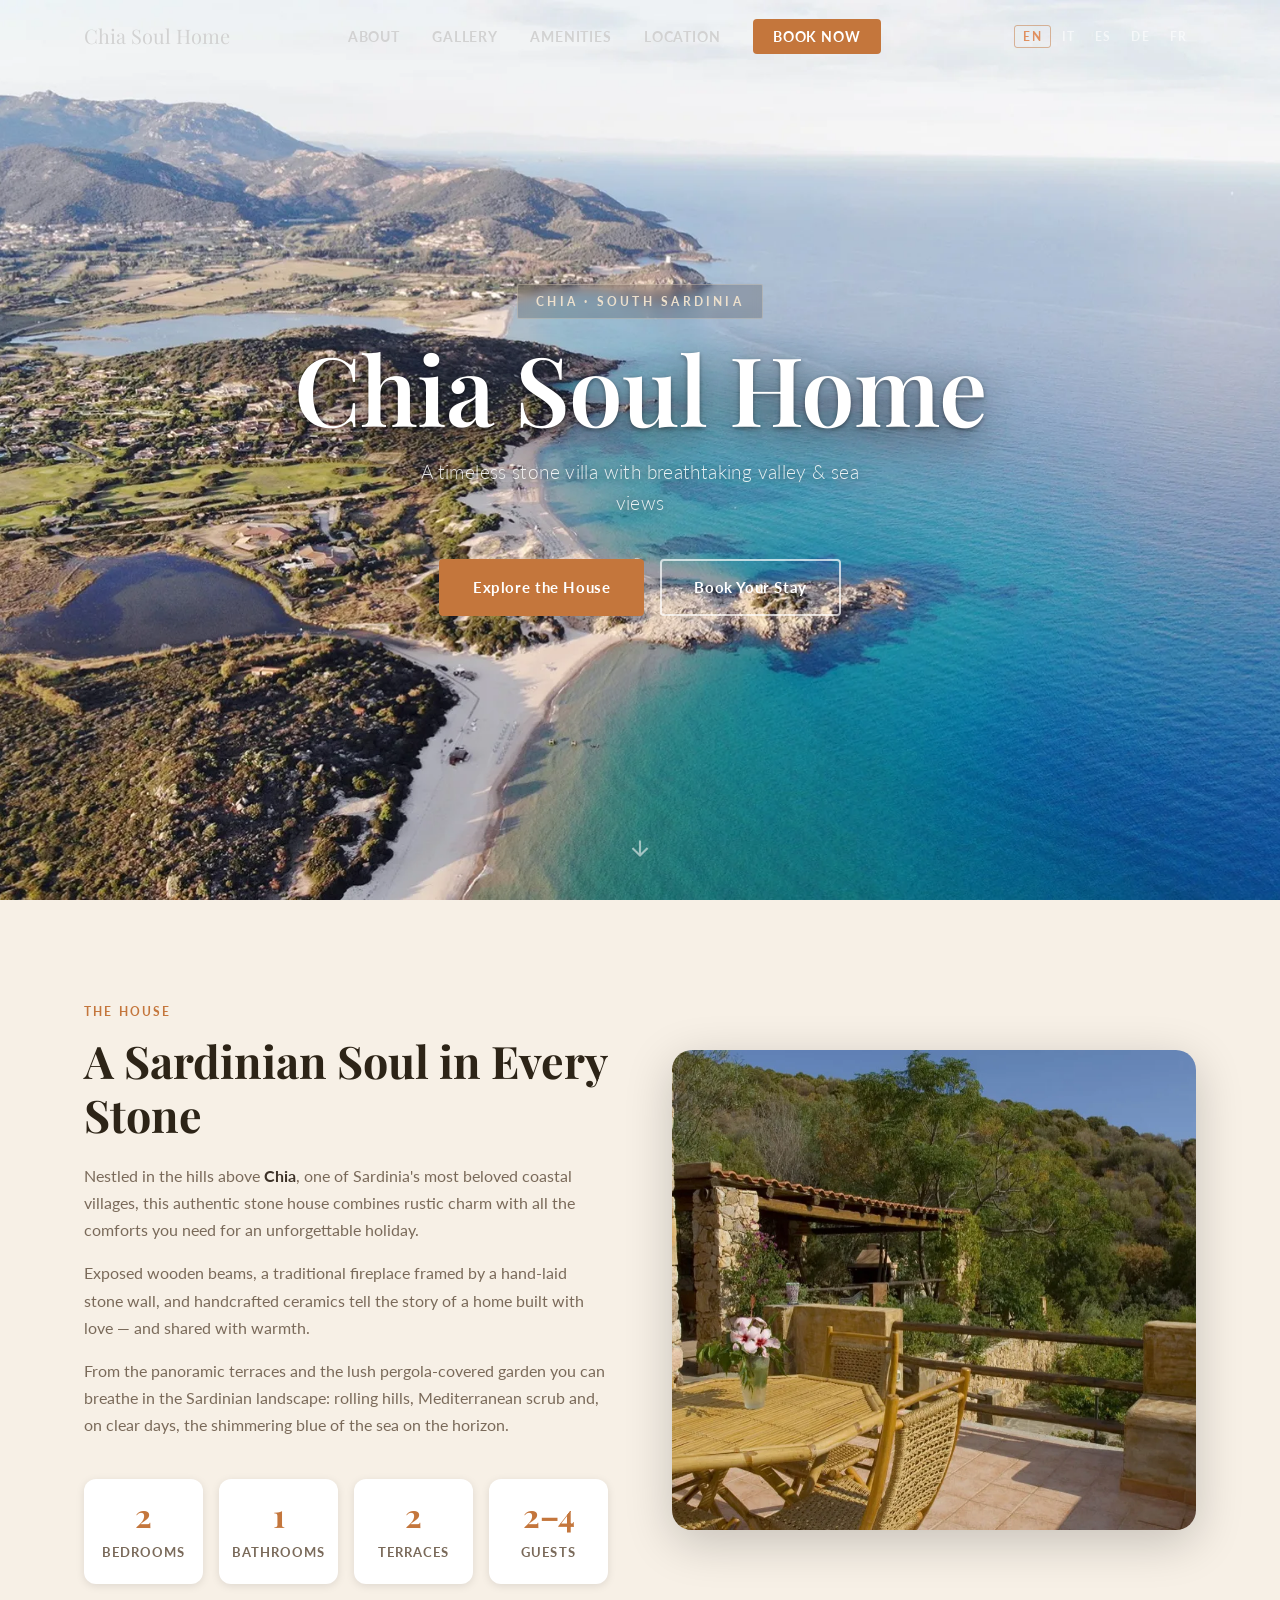
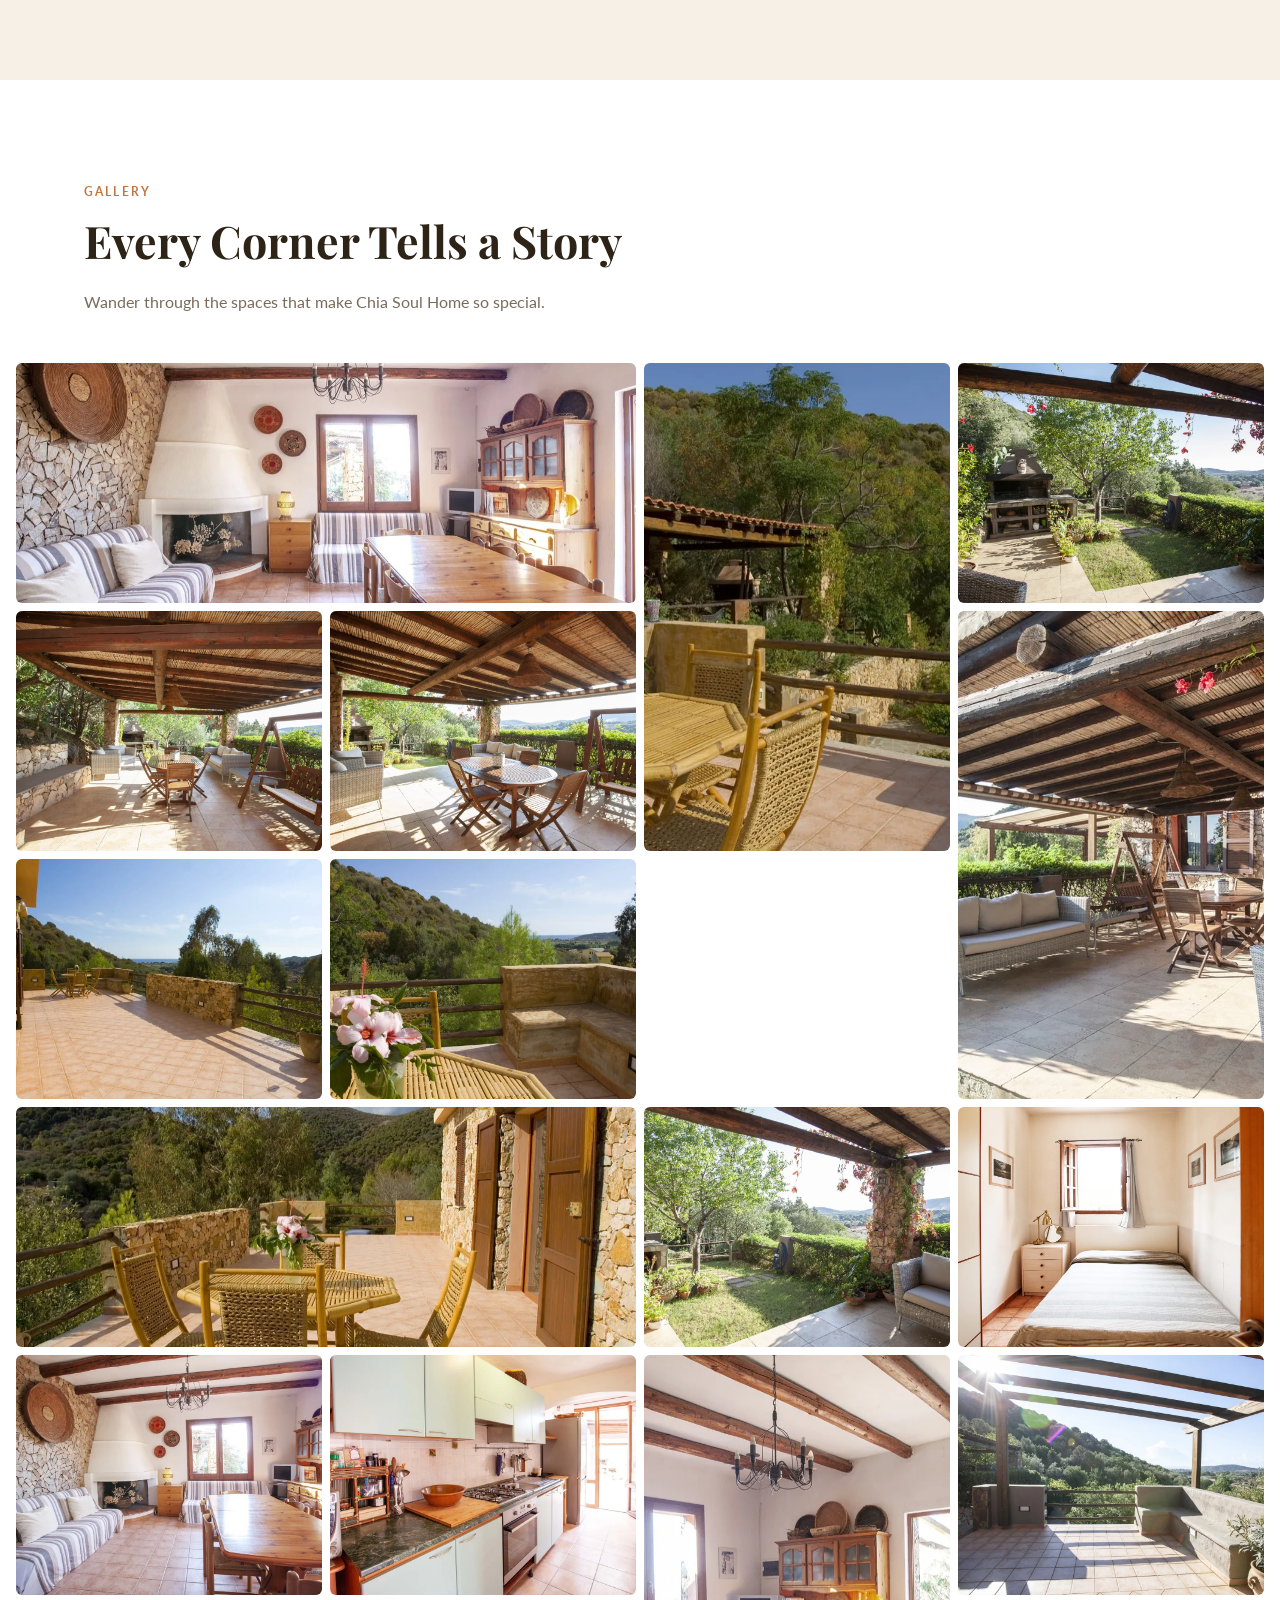
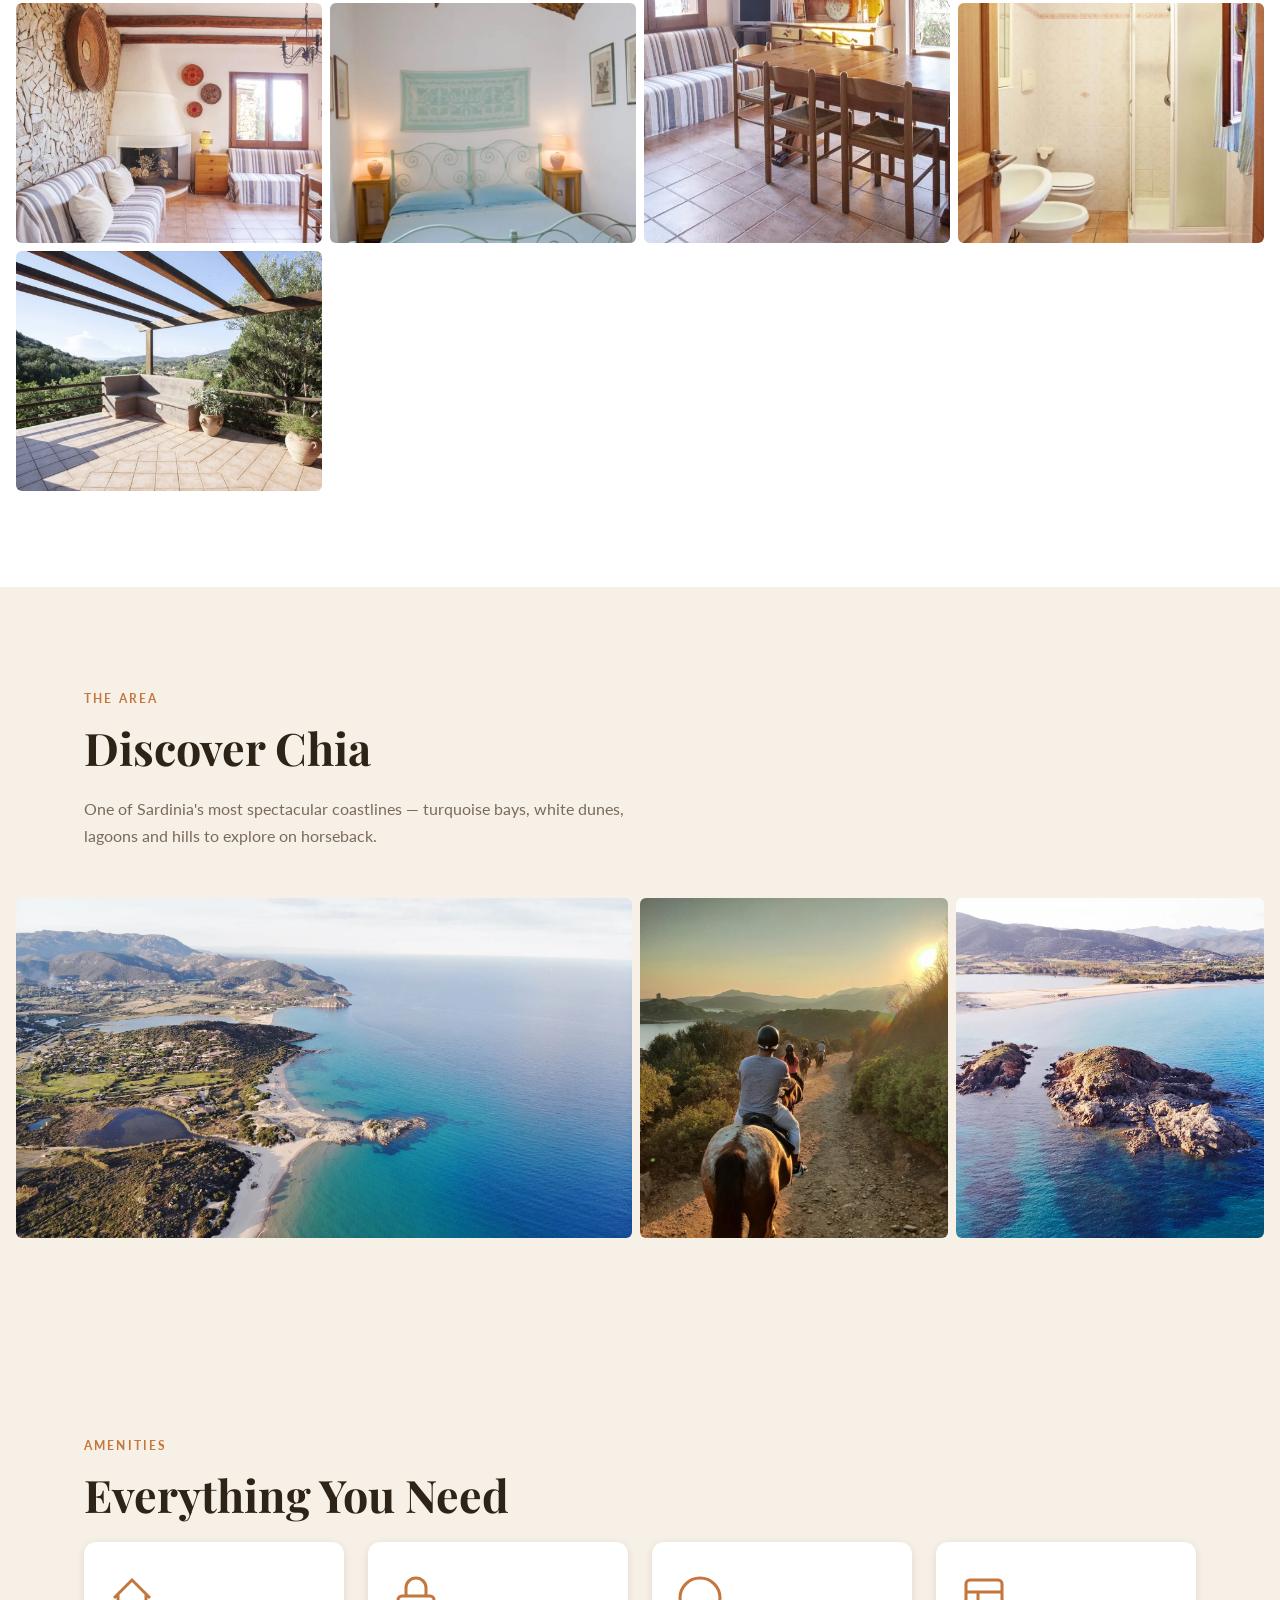
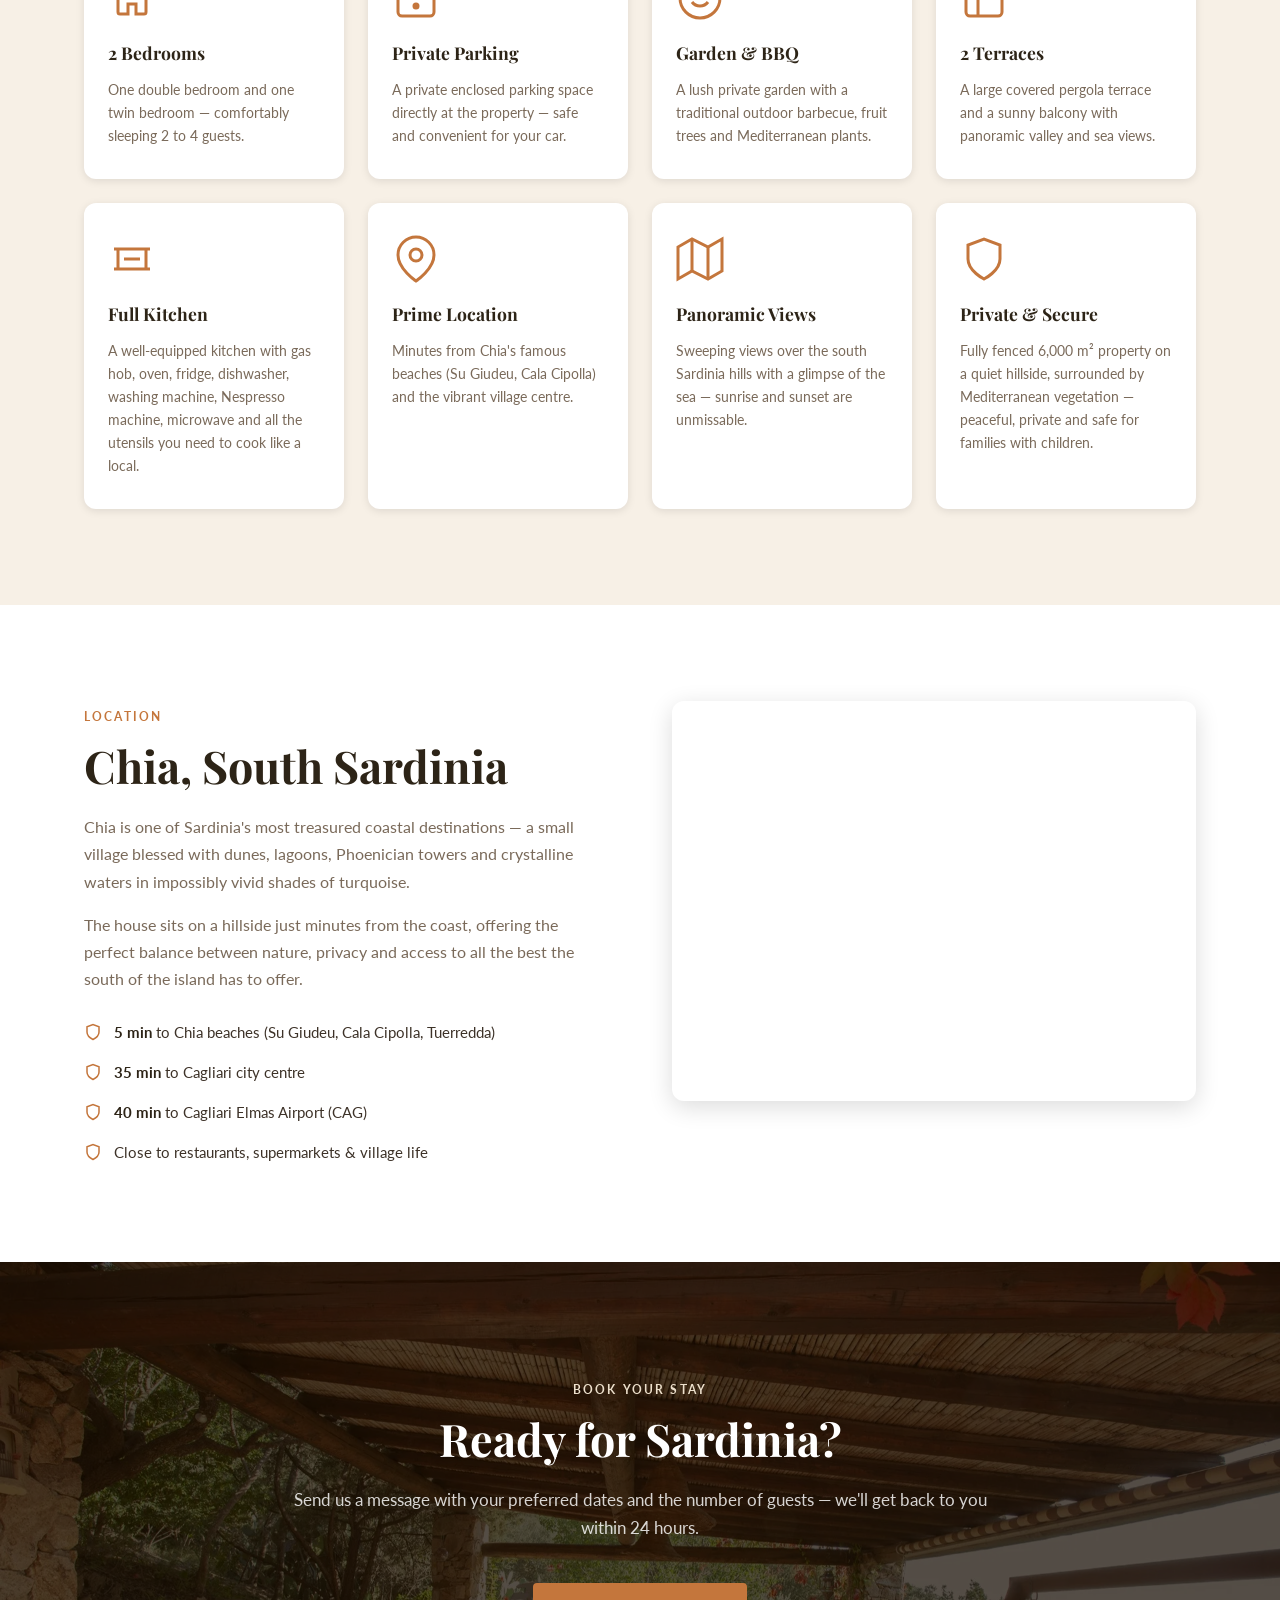
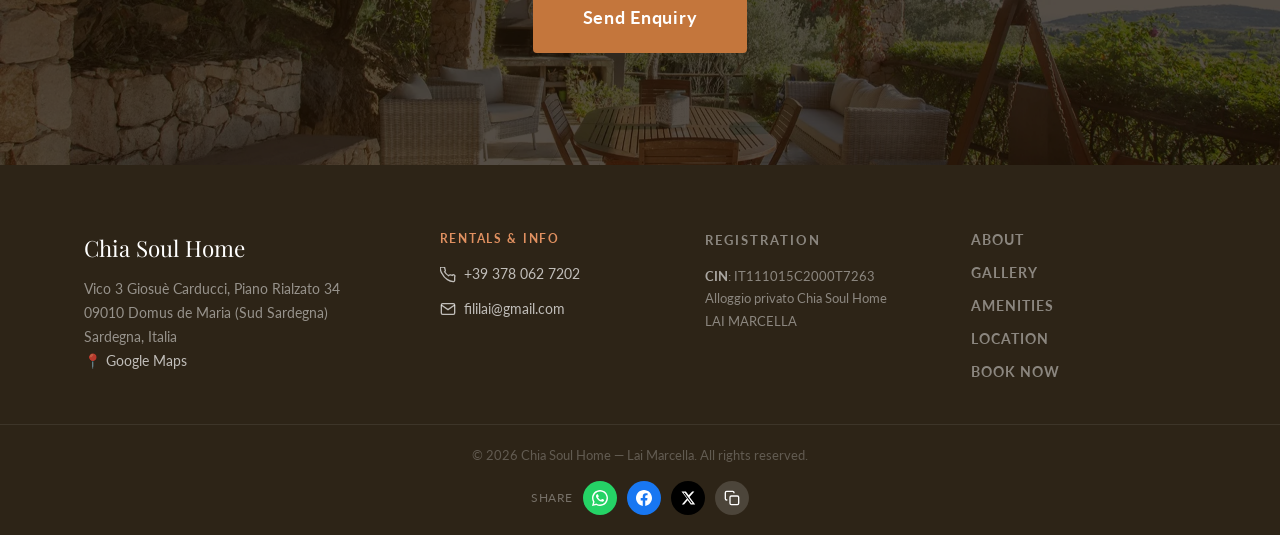
<file: index.html>
<!DOCTYPE html>
<html lang="en">
<head>
  <meta charset="UTF-8" />
  <meta name="viewport" content="width=device-width, initial-scale=1.0" />

  <!-- Primary SEO -->
  <title>Chia Soul Home — Holiday Rental in Chia, South Sardinia</title>
  <meta name="description" content="Rent a charming stone villa in Chia, south Sardinia. 2 bedrooms, private garden of 6,000 m², panoramic terraces, BBQ and stunning sea views. Close to Su Giudeu, Cala Cipolla and Tuerredda beaches." />
  <meta name="keywords" content="Chia holiday rental, Chia vacation house, villa Chia Sardinia, affitto vacanze Chia, casa vacanze Chia Sardegna, Domus de Maria rental, Su Giudeu, Cala Cipolla, Tuerredda, south Sardinia accommodation, sardegna sud affitto" />
  <meta name="robots" content="index, follow" />
  <link rel="canonical" href="https://www.chiasoulhome.com/" />

  <!-- Open Graph (Facebook, WhatsApp, LinkedIn) -->
  <meta property="og:type" content="website" />
  <meta property="og:url" content="https://www.chiasoulhome.com/" />
  <meta property="og:title" content="Chia Soul Home — Holiday Rental in Chia, South Sardinia" />
  <meta property="og:description" content="Authentic stone villa in Chia, south Sardinia. 2 bedrooms, 6,000 m² private garden, panoramic terraces, close to the most beautiful beaches of the island." />
  <meta property="og:image" content="https://www.chiasoulhome.com/chia-img/chia_aerial_drone.webp" />
  <meta property="og:locale" content="en_GB" />
  <meta property="og:locale:alternate" content="it_IT" />
  <meta property="og:locale:alternate" content="es_ES" />
  <meta property="og:locale:alternate" content="de_DE" />
  <meta property="og:locale:alternate" content="fr_FR" />

  <!-- Twitter / X Card -->
  <meta name="twitter:card" content="summary_large_image" />
  <meta name="twitter:title" content="Chia Soul Home — Holiday Rental in Chia, South Sardinia" />
  <meta name="twitter:description" content="Authentic stone villa in Chia, south Sardinia. 2 bedrooms, 6,000 m² private garden, panoramic terraces and sea views." />
  <meta name="twitter:image" content="https://www.chiasoulhome.com/chia-img/chia_aerial_drone.webp" />

  <!-- Structured Data: Vacation Rental -->
  <script type="application/ld+json">
  {
    "@context": "https://schema.org",
    "@type": "VacationRental",
    "name": "Chia Soul Home",
    "description": "Authentic stone villa in Chia, south Sardinia. 2 bedrooms, private garden of 6,000 m², panoramic terraces, BBQ, close to Su Giudeu, Cala Cipolla and Tuerredda beaches.",
    "url": "https://www.chiasoulhome.com/",
    "image": "https://www.chiasoulhome.com/chia-img/chia_aerial_drone.webp",
    "address": {
      "@type": "PostalAddress",
      "streetAddress": "Vico 3 Giosuè Carducci, Piano Rialzato 34",
      "postalCode": "09010",
      "addressLocality": "Domus de Maria",
      "addressRegion": "Sud Sardegna",
      "addressCountry": "IT"
    },
    "geo": {
      "@type": "GeoCoordinates",
      "latitude": 38.912974,
      "longitude": 8.882270
    },
    "telephone": "+393780627202",
    "email": "fililai@gmail.com",
    "numberOfRooms": 2,
    "occupancy": {
      "@type": "QuantitativeValue",
      "minValue": 2,
      "maxValue": 4
    },
    "amenityFeature": [
      { "@type": "LocationFeatureSpecification", "name": "Private garden", "value": true },
      { "@type": "LocationFeatureSpecification", "name": "BBQ", "value": true },
      { "@type": "LocationFeatureSpecification", "name": "Terrace", "value": true },
      { "@type": "LocationFeatureSpecification", "name": "Parking", "value": true },
      { "@type": "LocationFeatureSpecification", "name": "Dishwasher", "value": true },
      { "@type": "LocationFeatureSpecification", "name": "Washing machine", "value": true },
      { "@type": "LocationFeatureSpecification", "name": "Nespresso machine", "value": true },
      { "@type": "LocationFeatureSpecification", "name": "Microwave", "value": true },
      { "@type": "LocationFeatureSpecification", "name": "Wi-Fi", "value": true }
    ],
    "touristType": ["Beach", "Nature", "Family"]
  }
  </script>

  <!-- Fonts -->
  <link rel="preconnect" href="https://fonts.googleapis.com" />
  <link rel="preconnect" href="https://fonts.gstatic.com" crossorigin />
  <link href="https://fonts.googleapis.com/css2?family=Playfair+Display:ital,wght@0,400;0,600;1,400&family=Lato:wght@300;400;700&display=swap" rel="stylesheet" />

  <link rel="stylesheet" href="css/style.css" />

  <!-- Google tag (gtag.js) -->
  <script async src="https://www.googletagmanager.com/gtag/js?id=G-DNZP3QKC64"></script>
  <script>
    window.dataLayer = window.dataLayer || [];
    function gtag(){dataLayer.push(arguments);}
    gtag('js', new Date());
    gtag('config', 'G-DNZP3QKC64');
  </script>
</head>
<body>

  <!-- ===== NAV ===== -->
  <header class="site-header">
    <nav class="nav container">
      <a href="#hero" class="nav-logo">Chia Soul Home</a>
      <ul class="nav-links">
        <li><a href="#about" data-i18n="nav.about">About</a></li>
        <li><a href="#gallery" data-i18n="nav.gallery">Gallery</a></li>
        <li><a href="#amenities" data-i18n="nav.amenities">Amenities</a></li>
        <li><a href="#location" data-i18n="nav.location">Location</a></li>
        <li><a href="#contact" class="nav-cta" data-i18n="nav.book">Book Now</a></li>
        <li class="lang-switcher lang-switcher--mobile" aria-label="Language">
          <button class="lang-btn" data-lang="en">EN</button>
          <button class="lang-btn" data-lang="it">IT</button>
          <button class="lang-btn" data-lang="es">ES</button>
          <button class="lang-btn" data-lang="de">DE</button>
          <button class="lang-btn" data-lang="fr">FR</button>
        </li>
      </ul>
      <div class="lang-switcher">
        <button class="lang-btn" data-lang="en">EN</button>
        <button class="lang-btn" data-lang="it">IT</button>
        <button class="lang-btn" data-lang="es">ES</button>
        <button class="lang-btn" data-lang="de">DE</button>
        <button class="lang-btn" data-lang="fr">FR</button>
      </div>
      <button class="nav-toggle" aria-label="Toggle menu" aria-expanded="false">
        <span></span><span></span><span></span>
      </button>
    </nav>
  </header>

  <!-- ===== HERO ===== -->
  <section class="hero" id="hero">
    <div class="hero-overlay"></div>
    <img src="chia-img/chia_aerial_drone.webp" alt="Chia coastline aerial view" class="hero-bg" />
    <div class="hero-content container">
      <span class="hero-badge" data-i18n="hero.badge">Chia · South Sardinia</span>
      <h1 class="hero-title">Chia Soul Home</h1>
      <p class="hero-sub" data-i18n="hero.sub">A timeless stone villa with breathtaking valley &amp; sea views</p>
      <div class="hero-actions">
        <a href="#gallery" class="btn btn-primary" data-i18n="hero.explore">Explore the House</a>
        <a href="#contact" class="btn btn-outline" data-i18n="hero.book">Book Your Stay</a>
      </div>
    </div>
    <a href="#about" class="hero-scroll" aria-label="Scroll down">
      <svg viewBox="0 0 24 24" fill="none" stroke="currentColor" stroke-width="2"><path d="M12 5v14M5 12l7 7 7-7"/></svg>
    </a>
  </section>

  <!-- ===== ABOUT ===== -->
  <section class="about section" id="about">
    <div class="container about-grid">
      <div class="about-text">
        <span class="section-label" data-i18n="about.label">The House</span>
        <h2 class="section-title" data-i18n="about.title">A Sardinian Soul in Every Stone</h2>
        <p data-i18n-html="about.p1">Nestled in the hills above <strong>Chia</strong>, one of Sardinia's most beloved coastal villages, this authentic stone house combines rustic charm with all the comforts you need for an unforgettable holiday.</p>
        <p data-i18n="about.p2">Exposed wooden beams, a traditional fireplace framed by a hand-laid stone wall, terracotta floors and handcrafted ceramics tell the story of a home built with love — and shared with warmth.</p>
        <p data-i18n="about.p3">From the panoramic terraces and the lush pergola-covered garden you can breathe in the Sardinian landscape: rolling hills, Mediterranean scrub and, on clear days, the shimmering blue of the sea on the horizon.</p>
        <div class="about-stats">
          <div class="stat">
            <strong>2</strong>
            <span data-i18n="about.stat.bedrooms">Bedrooms</span>
          </div>
          <div class="stat">
            <strong>1</strong>
            <span data-i18n="about.stat.bathrooms">Bathrooms</span>
          </div>
          <div class="stat">
            <strong>2</strong>
            <span data-i18n="about.stat.terraces">Terraces</span>
          </div>
          <div class="stat">
            <strong>2–4</strong>
            <span data-i18n="about.stat.guests">Guests</span>
          </div>
        </div>
      </div>
      <div class="about-images">
        <img src="img/covered_terrace_outdoor_dining.webp" alt="Living room with stone fireplace" class="about-img about-img--main" />
      </div>
    </div>
  </section>

  <!-- ===== GALLERY ===== -->
  <section class="gallery section" id="gallery">
    <div class="container">
      <span class="section-label" data-i18n="gallery.label">Gallery</span>
      <h2 class="section-title" data-i18n="gallery.title">Every Corner Tells a Story</h2>
      <p class="section-intro" data-i18n="gallery.intro">Wander through the spaces that make Chia Soul Home so special.</p>
    </div>

    <div class="gallery-grid">
      <!-- Row 1: wide + tall -->
      <div class="gallery-item gallery-item--wide">
        <img src="img/living_dining_room.webp" alt="Living and dining room with stone fireplace" loading="lazy" />
        <div class="gallery-caption" data-i18n="gallery.cap1">Living &amp; dining room</div>
      </div>
      <div class="gallery-item gallery-item--tall">
        <img src="img/covered_terrace_outdoor_dining.webp" alt="Covered terrace with outdoor dining" loading="lazy" />
        <div class="gallery-caption" data-i18n="gallery.cap2">Covered terrace · Outdoor dining</div>
      </div>

      <!-- Row 2: three equal -->
      <div class="gallery-item">
        <img src="img/bbq_garden.webp" alt="Stone BBQ in the garden" loading="lazy" />
        <div class="gallery-caption" data-i18n="gallery.cap3">BBQ &amp; garden</div>
      </div>
      <div class="gallery-item">
        <img src="img/garden_swing_terrace.webp" alt="Covered terrace with garden swing" loading="lazy" />
        <div class="gallery-caption" data-i18n="gallery.cap4">Garden swing &amp; terrace</div>
      </div>
      <div class="gallery-item">
        <img src="img/pergola_terrace_lounge.webp" alt="Pergola terrace with outdoor lounge" loading="lazy" />
        <div class="gallery-caption" data-i18n="gallery.cap5">Pergola terrace · Outdoor lounge</div>
      </div>

      <!-- Row 3: tall + two stacked -->
      <div class="gallery-item gallery-item--tall">
        <img src="img/rose_pergola_garden.webp" alt="Rose pergola with garden lounge" loading="lazy" />
        <div class="gallery-caption" data-i18n="gallery.cap6">Rose pergola · Garden lounge</div>
      </div>
      <div class="gallery-item">
        <img src="img/upper_terrace_valley_view.webp" alt="Upper terrace with valley view" loading="lazy" />
        <div class="gallery-caption" data-i18n="gallery.cap7">Upper terrace · Valley view</div>
      </div>
      <div class="gallery-item">
        <img src="img/morning_terrace.webp" alt="Terrace with sunlight" loading="lazy" />
        <div class="gallery-caption" data-i18n="gallery.cap8">Morning terrace</div>
      </div>

      <!-- Row 4: wide + regular -->
      <div class="gallery-item gallery-item--wide">
        <img src="img/stone_terrace_garden_view.webp" alt="Stone terrace with garden and valley view" loading="lazy" />
        <div class="gallery-caption" data-i18n="gallery.cap9">Stone terrace · Garden view</div>
      </div>
      <div class="gallery-item">
        <img src="img/garden_valley_view.webp" alt="Garden terrace with valley view" loading="lazy" />
        <div class="gallery-caption" data-i18n="gallery.cap10">Garden &amp; valley view</div>
      </div>

      <!-- Row 5: regular -->
      <div class="gallery-item">
        <img src="img/single_bedroom.webp" alt="Single bedroom" loading="lazy" />
        <div class="gallery-caption" data-i18n="gallery.cap11">Single bedroom</div>
      </div>
      <div class="gallery-item">
        <img src="img/living_room_fireplace.webp" alt="Living room with fireplace and dining table" loading="lazy" />
        <div class="gallery-caption" data-i18n="gallery.cap12">Living room · Fireplace</div>
      </div>
      <div class="gallery-item">
        <img src="img/kitchen.webp" alt="Fully equipped kitchen" loading="lazy" />
        <div class="gallery-caption" data-i18n="gallery.cap13">Kitchen</div>
      </div>

      <!-- Row 6: various -->
      <div class="gallery-item gallery-item--tall">
        <img src="img/living_room_dining_area.webp" alt="Living room and dining area" loading="lazy" />
        <div class="gallery-caption" data-i18n="gallery.cap14">Living room · Dining area</div>
      </div>
      <div class="gallery-item">
        <img src="img/private_terrace.webp" alt="Terrace of the second unit" loading="lazy" />
        <div class="gallery-caption" data-i18n="gallery.cap15">Private terrace</div>
      </div>
      <div class="gallery-item">
        <img src="img/living_room.webp" alt="Living room from another angle" loading="lazy" />
        <div class="gallery-caption" data-i18n="gallery.cap16">Living room</div>
      </div>
      <div class="gallery-item">
        <img src="img/double_bedroom.webp" alt="Double bedroom with blue headboard" loading="lazy" />
        <div class="gallery-caption" data-i18n="gallery.cap17">Double bedroom</div>
      </div>
      <div class="gallery-item">
        <img src="img/bathroom.webp" alt="Bathroom with shower" loading="lazy" />
        <div class="gallery-caption" data-i18n="gallery.cap18">Bathroom</div>
      </div>
      <div class="gallery-item">
        <img src="img/open_terrace_garden_view.webp" alt="Open terrace with garden and valley view" loading="lazy" />
        <div class="gallery-caption" data-i18n="gallery.cap19">Open terrace · Garden view</div>
      </div>
    </div>
  </section>

  <!-- ===== CHIA AREA ===== -->
  <section class="chia-area section" id="chia-area">
    <div class="container">
      <span class="section-label" data-i18n="area.label">The Area</span>
      <h2 class="section-title" data-i18n="area.title">Discover Chia</h2>
      <p class="section-intro" data-i18n="area.intro">One of Sardinia's most spectacular coastlines — turquoise bays, white dunes, lagoons and hills to explore on horseback.</p>
    </div>
    <div class="chia-area-grid">
      <div class="chia-area-item chia-area-item--wide">
        <img src="chia-img/chia_aerial_drone.webp" alt="Aerial view of Chia coastline" loading="lazy" />
        <div class="chia-area-caption" data-i18n="area.cap1">Chia coastline — aerial view</div>
      </div>
      <div class="chia-area-item">
        <img src="chia-img/chia_horseback_sunset.webp" alt="Horseback riding at sunset near Chia" loading="lazy" />
        <div class="chia-area-caption" data-i18n="area.cap2">Sunset horse riding</div>
      </div>
      <div class="chia-area-item">
        <img src="chia-img/chia_rocks_sea_drone.webp" alt="Chia sea and rocky island" loading="lazy" />
        <div class="chia-area-caption" data-i18n="area.cap3">Crystal-clear Chia waters</div>
      </div>
    </div>
  </section>

  <!-- ===== AMENITIES ===== -->
  <section class="amenities section" id="amenities">
    <div class="container">
      <span class="section-label" data-i18n="amenities.label">Amenities</span>
      <h2 class="section-title" data-i18n="amenities.title">Everything You Need</h2>
      <div class="amenities-grid">

        <div class="amenity-card">
          <div class="amenity-icon">
            <svg viewBox="0 0 24 24" fill="none" stroke="currentColor" stroke-width="1.5"><path d="M3 12l9-9 9 9M5 10v9a1 1 0 001 1h4v-5h4v5h4a1 1 0 001-1v-9"/></svg>
          </div>
          <h3 data-i18n="amenity.1.title">2 Bedrooms</h3>
          <p data-i18n="amenity.1.desc">One double bedroom and one twin bedroom — comfortably sleeping 2 to 4 guests.</p>
        </div>

        <div class="amenity-card">
          <div class="amenity-icon">
            <svg viewBox="0 0 24 24" fill="none" stroke="currentColor" stroke-width="1.5"><rect x="3" y="11" width="18" height="10" rx="2"/><path d="M7 11V7a5 5 0 0110 0v4"/><circle cx="12" cy="16" r="1" fill="currentColor"/></svg>
          </div>
          <h3 data-i18n="amenity.2.title">Private Parking</h3>
          <p data-i18n="amenity.2.desc">A private enclosed parking space directly at the property — safe and convenient for your car.</p>
        </div>

        <div class="amenity-card">
          <div class="amenity-icon">
            <svg viewBox="0 0 24 24" fill="none" stroke="currentColor" stroke-width="1.5"><path d="M12 2C6.48 2 2 6.48 2 12s4.48 10 10 10 10-4.48 10-10S17.52 2 12 2z"/><path d="M8 14s1.5 2 4 2 4-2 4-2"/><path d="M9 9h.01M15 9h.01"/></svg>
          </div>
          <h3 data-i18n="amenity.3.title">Garden &amp; BBQ</h3>
          <p data-i18n="amenity.3.desc">A lush private garden with a traditional outdoor barbecue, fruit trees and Mediterranean plants.</p>
        </div>

        <div class="amenity-card">
          <div class="amenity-icon">
            <svg viewBox="0 0 24 24" fill="none" stroke="currentColor" stroke-width="1.5"><rect x="3" y="3" width="18" height="18" rx="2"/><path d="M3 9h18M9 21V9"/></svg>
          </div>
          <h3 data-i18n="amenity.4.title">2 Terraces</h3>
          <p data-i18n="amenity.4.desc">A large covered pergola terrace and a sunny balcony with panoramic valley and sea views.</p>
        </div>

        <div class="amenity-card">
          <div class="amenity-icon">
            <svg viewBox="0 0 24 24" fill="none" stroke="currentColor" stroke-width="1.5"><path d="M3 17h18M3 7h18M5 7v10M19 7v10M8 12h8"/></svg>
          </div>
          <h3 data-i18n="amenity.5.title">Full Kitchen</h3>
          <p data-i18n="amenity.5.desc">A well-equipped kitchen with gas hob, oven, fridge, dishwasher, washing machine, Nespresso machine, microwave and all the utensils you need to cook like a local.</p>
        </div>

        <div class="amenity-card">
          <div class="amenity-icon">
            <svg viewBox="0 0 24 24" fill="none" stroke="currentColor" stroke-width="1.5"><path d="M21 10c0 7-9 13-9 13s-9-6-9-13a9 9 0 0118 0z"/><circle cx="12" cy="10" r="3"/></svg>
          </div>
          <h3 data-i18n="amenity.6.title">Prime Location</h3>
          <p data-i18n="amenity.6.desc">Minutes from Chia's famous beaches (Su Giudeu, Cala Cipolla) and the vibrant village centre.</p>
        </div>

        <div class="amenity-card">
          <div class="amenity-icon">
            <svg viewBox="0 0 24 24" fill="none" stroke="currentColor" stroke-width="1.5"><path d="M1 6v16l7-4 8 4 7-4V2l-7 4-8-4-7 4z"/><path d="M8 2v16M16 6v16"/></svg>
          </div>
          <h3 data-i18n="amenity.7.title">Panoramic Views</h3>
          <p data-i18n="amenity.7.desc">Sweeping views over the south Sardinia hills with a glimpse of the sea — sunrise and sunset are unmissable.</p>
        </div>

        <div class="amenity-card">
          <div class="amenity-icon">
            <svg viewBox="0 0 24 24" fill="none" stroke="currentColor" stroke-width="1.5"><path d="M12 22s8-4 8-10V5l-8-3-8 3v7c0 6 8 10 8 10z"/></svg>
          </div>
          <h3 data-i18n="amenity.8.title">Private &amp; Secure</h3>
          <p data-i18n="amenity.8.desc">Fully fenced 6,000 m² property on a quiet hillside, surrounded by Mediterranean vegetation — peaceful, private and safe for families with children.</p>
        </div>

      </div>
    </div>
  </section>

  <!-- ===== LOCATION ===== -->
  <section class="location section" id="location">
    <div class="container location-grid">
      <div class="location-text">
        <span class="section-label" data-i18n="location.label">Location</span>
        <h2 class="section-title" data-i18n="location.title">Chia, South Sardinia</h2>
        <p data-i18n="location.p1">Chia is one of Sardinia's most treasured coastal destinations — a small village blessed with dunes, lagoons, Phoenician towers and crystalline waters in impossibly vivid shades of turquoise.</p>
        <p data-i18n="location.p2">The house sits on a hillside just minutes from the coast, offering the perfect balance between nature, privacy and access to all the best the south of the island has to offer.</p>

        <ul class="location-list">
          <li>
            <svg viewBox="0 0 24 24" fill="none" stroke="currentColor" stroke-width="2"><path d="M12 22s8-4 8-10V5l-8-3-8 3v7c0 6 8 10 8 10z"/></svg>
            <span data-i18n-html="location.item1"><strong>5 min</strong> to Chia beaches (Su Giudeu, Cala Cipolla, Tuerredda)</span>
          </li>
          <li>
            <svg viewBox="0 0 24 24" fill="none" stroke="currentColor" stroke-width="2"><path d="M12 22s8-4 8-10V5l-8-3-8 3v7c0 6 8 10 8 10z"/></svg>
            <span data-i18n-html="location.item2"><strong>35 min</strong> to Cagliari city centre</span>
          </li>
          <li>
            <svg viewBox="0 0 24 24" fill="none" stroke="currentColor" stroke-width="2"><path d="M12 22s8-4 8-10V5l-8-3-8 3v7c0 6 8 10 8 10z"/></svg>
            <span data-i18n-html="location.item3"><strong>40 min</strong> to Cagliari Elmas Airport (CAG)</span>
          </li>
          <li>
            <svg viewBox="0 0 24 24" fill="none" stroke="currentColor" stroke-width="2"><path d="M12 22s8-4 8-10V5l-8-3-8 3v7c0 6 8 10 8 10z"/></svg>
            <span data-i18n="location.item4">Close to restaurants, supermarkets &amp; village life</span>
          </li>
        </ul>
      </div>

      <div class="location-map">
        <div class="map-wrapper">
          <iframe
            src="https://maps.google.com/maps?q=38.912974,8.882270&z=15&output=embed"
            width="100%"
            height="400"
            style="border:0;"
            allowfullscreen=""
            loading="lazy"
            referrerpolicy="no-referrer-when-downgrade"
            title="Location map — Chia, Sardinia"
          ></iframe>
        </div>
      </div>
    </div>
  </section>

  <!-- ===== CONTACT ===== -->
  <section class="contact section" id="contact">
    <div class="contact-bg">
      <img src="img/main_terrace_panoramic.webp" alt="Terrace with view" />
      <div class="contact-overlay"></div>
    </div>
    <div class="container contact-inner">
      <span class="section-label section-label--light" data-i18n="contact.label">Book Your Stay</span>
      <h2 class="section-title section-title--light" data-i18n="contact.title">Ready for Sardinia?</h2>
      <p class="contact-sub" data-i18n="contact.sub">Send us a message with your preferred dates and the number of guests — we'll get back to you within 24 hours.</p>

      <a href="mailto:fililai@gmail.com" class="btn btn-primary btn-contact-mailto" data-i18n="form.submit">Send Enquiry</a>
    </div>
  </section>

  <!-- ===== FOOTER ===== -->
  <footer class="site-footer">
    <div class="container footer-inner">
      <div class="footer-brand">
        <span class="footer-logo">Chia Soul Home</span>
        <p data-i18n-html="footer.address">Vico 3 Giosuè Carducci, Piano Rialzato 34<br>09010 Domus de Maria (Sud Sardegna)<br>Sardegna, Italia<br><a href="https://maps.google.com/?q=38.912974,8.882270" target="_blank" rel="noopener">📍 Google Maps </a></p>
      </div>

      <div class="footer-contact">
        <p class="footer-contact-title" data-i18n="footer.contact.title">Rentals &amp; Info</p>
        <a href="tel:+393780627202" class="footer-contact-link">
          <svg viewBox="0 0 24 24" fill="none" stroke="currentColor" stroke-width="2"><path d="M22 16.92v3a2 2 0 01-2.18 2 19.79 19.79 0 01-8.63-3.07A19.5 19.5 0 013.07 9.81 19.79 19.79 0 01.18 1.18 2 2 0 012.18 0h3a2 2 0 012 1.72c.127.96.361 1.903.7 2.81a2 2 0 01-.45 2.11L6.91 7.09a16 16 0 006 6l.66-.66a2 2 0 012.11-.45c.907.339 1.85.573 2.81.7A2 2 0 0122 14.92z"/></svg>
          +39 378 062 7202
        </a>
        <a href="mailto:fililai@gmail.com" class="footer-contact-link">
          <svg viewBox="0 0 24 24" fill="none" stroke="currentColor" stroke-width="2"><path d="M4 4h16c1.1 0 2 .9 2 2v12c0 1.1-.9 2-2 2H4c-1.1 0-2-.9-2-2V6c0-1.1.9-2 2-2z"/><polyline points="22,6 12,13 2,6"/></svg>
          fililai@gmail.com
        </a>
      </div>

      <div class="footer-legal">
        <p class="footer-legal-title" data-i18n="footer.legal.title">Registration</p>
        <p><span data-i18n="footer.cin">CIN</span>: IT111015C2000T7263</p>
        <p data-i18n-html="footer.struct">Alloggio privato Chia Soul Home<br>LAI MARCELLA</p>
      </div>

      <div class="footer-nav">
        <div class="footer-links">
          <a href="#about" data-i18n="nav.about">About</a>
          <a href="#gallery" data-i18n="nav.gallery">Gallery</a>
          <a href="#amenities" data-i18n="nav.amenities">Amenities</a>
          <a href="#location" data-i18n="nav.location">Location</a>
          <a href="#contact" data-i18n="nav.book">Book Now</a>
        </div>
      </div>

    </div>
    <div class="footer-bottom">
      <p class="footer-copy">&copy; 2026 Chia Soul Home — Lai Marcella. All rights reserved.</p>
      <div class="share-bar">
        <span class="share-label">Share</span>
        <a class="share-btn share-btn--whatsapp" href="https://wa.me/?text=Chia%20Soul%20Home%20%E2%80%94%20Holiday%20rental%20in%20Chia%2C%20Sardinia%20%F0%9F%8C%8A%20https%3A%2F%2Fwww.chiasoulhome.com%2F" target="_blank" rel="noopener" aria-label="Share on WhatsApp">
          <svg viewBox="0 0 24 24" fill="currentColor"><path d="M17.472 14.382c-.297-.149-1.758-.867-2.03-.967-.273-.099-.471-.148-.67.15-.197.297-.767.966-.94 1.164-.173.199-.347.223-.644.075-.297-.15-1.255-.463-2.39-1.475-.883-.788-1.48-1.761-1.653-2.059-.173-.297-.018-.458.13-.606.134-.133.298-.347.446-.52.149-.174.198-.298.298-.497.099-.198.05-.371-.025-.52-.075-.149-.669-1.612-.916-2.207-.242-.579-.487-.5-.669-.51-.173-.008-.371-.01-.57-.01-.198 0-.52.074-.792.372-.272.297-1.04 1.016-1.04 2.479 0 1.462 1.065 2.875 1.213 3.074.149.198 2.096 3.2 5.077 4.487.709.306 1.262.489 1.694.625.712.227 1.36.195 1.871.118.571-.085 1.758-.719 2.006-1.413.248-.694.248-1.289.173-1.413-.074-.124-.272-.198-.57-.347z"/><path d="M12 0C5.373 0 0 5.373 0 12c0 2.124.554 4.118 1.526 5.845L0 24l6.335-1.505A11.945 11.945 0 0012 24c6.627 0 12-5.373 12-12S18.627 0 12 0zm0 21.818a9.818 9.818 0 01-5.006-1.373l-.36-.214-3.727.977.994-3.634-.235-.374A9.818 9.818 0 1112 21.818z"/></svg>
        </a>
        <a class="share-btn share-btn--facebook" href="https://www.facebook.com/sharer/sharer.php?u=https%3A%2F%2Fwww.chiasoulhome.com%2F" target="_blank" rel="noopener" aria-label="Share on Facebook">
          <svg viewBox="0 0 24 24" fill="currentColor"><path d="M24 12.073C24 5.405 18.627 0 12 0S0 5.405 0 12.073C0 18.1 4.388 23.094 10.125 24v-8.437H7.078v-3.49h3.047V9.41c0-3.025 1.791-4.697 4.533-4.697 1.312 0 2.686.236 2.686.236v2.97h-1.513c-1.491 0-1.956.93-1.956 1.883v2.271h3.328l-.532 3.49h-2.796V24C19.612 23.094 24 18.1 24 12.073z"/></svg>
        </a>
        <a class="share-btn share-btn--x" href="https://twitter.com/intent/tweet?url=https%3A%2F%2Fwww.chiasoulhome.com%2F&text=Chia%20Soul%20Home%20%E2%80%94%20Holiday%20rental%20in%20Chia%2C%20south%20Sardinia%20%F0%9F%8C%8A" target="_blank" rel="noopener" aria-label="Share on X">
          <svg viewBox="0 0 24 24" fill="currentColor"><path d="M18.244 2.25h3.308l-7.227 8.26 8.502 11.24H16.17l-4.714-6.231-5.401 6.231H2.747l7.73-8.835L2.25 2.25h6.562l4.26 5.632 5.172-5.632zm-1.161 17.52h1.833L7.084 4.126H5.117z"/></svg>
        </a>
        <button class="share-btn share-btn--copy" id="copyLinkBtn" aria-label="Copy link">
          <svg viewBox="0 0 24 24" fill="none" stroke="currentColor" stroke-width="2"><rect x="9" y="9" width="13" height="13" rx="2"/><path d="M5 15H4a2 2 0 01-2-2V4a2 2 0 012-2h9a2 2 0 012 2v1"/></svg>
        </button>
      </div>
    </div>
  </footer>

  <script src="js/i18n.js"></script>

  <!-- Smooth scroll + nav hide on link click -->
  <script>
    document.querySelectorAll('a[href^="#"]').forEach(link => {
      link.addEventListener('click', () => {
        document.querySelector('.nav-links').classList.remove('open');
        document.querySelector('.nav-toggle').classList.remove('open');
      });
    });

    // Sticky header shadow
    const header = document.querySelector('.site-header');
    window.addEventListener('scroll', () => {
      header.classList.toggle('scrolled', window.scrollY > 60);
    });

    // Copy link button
    document.getElementById('copyLinkBtn').addEventListener('click', () => {
      navigator.clipboard.writeText('https://www.chiasoulhome.com/').then(() => {
        const btn = document.getElementById('copyLinkBtn');
        btn.classList.add('copied');
        setTimeout(() => btn.classList.remove('copied'), 2000);
      });
    });
  </script>

</body>
</html>
</file>
<file: css/style.css>
/* ============================================================
   CHIA SOUL HOME — Stylesheet
   ============================================================ */

/* ---- Reset & Variables ---- */
*, *::before, *::after { box-sizing: border-box; margin: 0; padding: 0; }

:root {
  --terracotta:  #c4763c;
  --terracotta-light: #e09060;
  --stone:       #8b7355;
  --sea:         #2c6e8c;
  --sea-light:   #4a90a8;
  --cream:       #f7f0e6;
  --sand:        #ede0cc;
  --dark:        #2d2417;
  --text:        #3d3228;
  --text-light:  #7a6a5a;
  --white:       #ffffff;

  --radius-sm:   6px;
  --radius-md:   12px;
  --radius-lg:   20px;

  --shadow-sm:   0 2px 8px rgba(0,0,0,.10);
  --shadow-md:   0 6px 24px rgba(0,0,0,.14);
  --shadow-lg:   0 12px 48px rgba(0,0,0,.20);

  --transition:  .3s ease;
}

html { scroll-behavior: smooth; }

body {
  font-family: 'Lato', sans-serif;
  font-size: 16px;
  line-height: 1.7;
  color: var(--text);
  background: var(--white);
}

img { display: block; max-width: 100%; height: auto; object-fit: cover; }
a { color: inherit; text-decoration: none; }
ul { list-style: none; }

.container {
  max-width: 1160px;
  margin: 0 auto;
  padding: 0 24px;
}

.section { padding: 96px 0; }

/* ---- Typography helpers ---- */
.section-label {
  display: inline-block;
  font-size: .75rem;
  font-weight: 700;
  letter-spacing: .18em;
  text-transform: uppercase;
  color: var(--terracotta);
  margin-bottom: 12px;
}
.section-label--light { color: var(--sand); }

.section-title {
  font-family: 'Playfair Display', serif;
  font-size: clamp(1.9rem, 4vw, 2.8rem);
  color: var(--dark);
  line-height: 1.2;
  margin-bottom: 20px;
}
.section-title--light { color: var(--white); }

.section-intro {
  max-width: 560px;
  color: var(--text-light);
  margin-bottom: 48px;
}

/* ---- Buttons ---- */
.btn {
  display: inline-block;
  padding: 14px 32px;
  border-radius: 4px;
  font-size: .95rem;
  font-weight: 700;
  letter-spacing: .04em;
  transition: transform var(--transition), box-shadow var(--transition), background var(--transition), color var(--transition);
  cursor: pointer;
  border: 2px solid transparent;
}
.btn:hover { transform: translateY(-2px); box-shadow: var(--shadow-md); }
.btn:active { transform: translateY(0); }

.btn-primary {
  background: var(--terracotta);
  color: var(--white);
  border-color: var(--terracotta);
}
.btn-primary:hover { background: var(--terracotta-light); border-color: var(--terracotta-light); }

.btn-outline {
  background: transparent;
  color: var(--white);
  border-color: rgba(255,255,255,.7);
}
.btn-outline:hover { background: rgba(255,255,255,.12); border-color: var(--white); }

.btn-full { width: 100%; text-align: center; }


/* ============================================================
   NAVIGATION
   ============================================================ */
.site-header {
  position: fixed;
  top: 0; left: 0; right: 0;
  z-index: 100;
  transition: background var(--transition), box-shadow var(--transition);
  background: transparent;
}
.site-header.scrolled {
  background: rgba(255,255,255,.96);
  box-shadow: var(--shadow-sm);
}

.nav {
  display: flex;
  align-items: center;
  justify-content: space-between;
  height: 72px;
}

.nav-logo {
  font-family: 'Playfair Display', serif;
  font-size: 1.25rem;
  color: rgba(210,210,210,1);
  transition: color var(--transition);
}
.site-header.scrolled .nav-logo { color: var(--dark); }

.nav-links {
  display: flex;
  align-items: center;
  gap: 32px;
}
.nav-links a {
  font-size: .9rem;
  font-weight: 700;
  letter-spacing: .06em;
  text-transform: uppercase;
  color: rgba(210,210,210,1);
  transition: color var(--transition);
}
.nav-links a:hover { color: var(--white); }
.site-header.scrolled .nav-links a { color: var(--text); text-shadow: none; }
.site-header.scrolled .nav-links a:hover { color: var(--terracotta); }

.nav-cta {
  padding: 9px 20px;
  border-radius: 4px;
  background: var(--terracotta) !important;
  color: var(--white) !important;
  transition: background var(--transition) !important;
}
.nav-cta:hover { background: var(--terracotta-light) !important; }

/* Language switcher */
.lang-switcher {
  display: flex;
  align-items: center;
  gap: 2px;
  margin-left: 16px;
}
.lang-btn {
  background: none;
  border: 1px solid transparent;
  cursor: pointer;
  font-family: 'Lato', sans-serif;
  font-size: .72rem;
  font-weight: 700;
  letter-spacing: .1em;
  padding: 4px 8px;
  border-radius: 3px;
  color: rgba(255,255,255,.6);
  transition: color var(--transition), background var(--transition), border-color var(--transition);
}
.lang-btn:hover {
  color: var(--white);
  background: rgba(255,255,255,.12);
}
.lang-btn.active {
  color: var(--terracotta-light);
  border-color: rgba(196,118,60,.5);
}
.site-header.scrolled .lang-btn { color: var(--text-light); }
.site-header.scrolled .lang-btn:hover { color: var(--dark); background: var(--cream); }
.site-header.scrolled .lang-btn.active { color: var(--terracotta); border-color: var(--terracotta); }

/* Lang-switcher inside mobile menu (hidden on desktop) */
.lang-switcher--mobile {
  display: none;
  gap: 6px;
  padding-top: 20px;
  border-top: 1px solid rgba(255,255,255,.1);
  flex-wrap: wrap;
}
.lang-switcher--mobile .lang-btn {
  color: rgba(255,255,255,.7);
  font-size: .82rem;
  padding: 6px 14px;
}

/* Hamburger */
.nav-toggle {
  display: none;
  flex-direction: column;
  gap: 5px;
  background: none;
  border: none;
  cursor: pointer;
  padding: 4px;
  margin-left: 8px; /* keep it snug after lang-switcher on desktop (hidden) */
}
.nav-toggle span {
  display: block;
  width: 24px;
  height: 2px;
  background: var(--white);
  border-radius: 2px;
  transition: transform var(--transition), opacity var(--transition);
}
.site-header.scrolled .nav-toggle span { background: var(--dark); }
.nav-toggle.open span:nth-child(1) { transform: translateY(7px) rotate(45deg); }
.nav-toggle.open span:nth-child(2) { opacity: 0; }
.nav-toggle.open span:nth-child(3) { transform: translateY(-7px) rotate(-45deg); }


/* ============================================================
   HERO
   ============================================================ */
.hero {
  position: relative;
  height: 100svh;
  min-height: 580px;
  display: flex;
  align-items: center;
  overflow: hidden;
}

.hero-bg {
  position: absolute;
  inset: 0;
  width: 100%;
  height: 100%;
  object-fit: cover;
  object-position: center 60%;
}

.hero-overlay {
  position: absolute;
  inset: 0;
  background:
    radial-gradient(ellipse 80% 70% at 50% 50%, rgba(20,10,2,.55) 0%, transparent 80%),
    linear-gradient(
      to bottom,
      rgba(20,10,2,.55) 0%,
      rgba(20,10,2,.30) 15%,
      rgba(20,10,2,.18) 35%,
      rgba(20,10,2,.62) 75%,
      rgba(20,10,2,.82) 100%
    );
}

.hero-content {
  position: relative;
  text-align: center;
  color: var(--white);
}

.hero-badge {
  display: inline-block;
  font-size: .72rem;
  font-weight: 700;
  letter-spacing: .28em;
  text-transform: uppercase;
  color: var(--sand);
  margin-bottom: 20px;
  padding: 7px 18px;
  border: 1px solid rgba(237,224,204,.35);
  border-radius: 2px;
  backdrop-filter: blur(4px);
  background: rgba(20,10,2,.18);
}

.hero-title {
  font-family: 'Playfair Display', serif;
  font-size: clamp(3rem, 7.5vw, 6rem);
  font-weight: 600;
  line-height: 1.02;
  text-shadow:
    0 2px 4px rgba(0,0,0,.4),
    0 8px 32px rgba(0,0,0,.45),
    0 24px 64px rgba(0,0,0,.3);
  margin-bottom: 20px;
  letter-spacing: -.01em;
}

.hero-sub {
  font-size: clamp(1rem, 2vw, 1.2rem);
  font-weight: 300;
  color: rgba(255,255,255,.88);
  max-width: 480px;
  margin: 0 auto 40px;
  line-height: 1.6;
  text-shadow: 0 1px 8px rgba(0,0,0,.5);
  letter-spacing: .02em;
}

.hero-actions {
  display: flex;
  gap: 16px;
  justify-content: center;
  flex-wrap: wrap;
}

.hero-scroll {
  position: absolute;
  bottom: 32px;
  left: 50%;
  transform: translateX(-50%);
  color: rgba(255,255,255,.55);
  animation: bounce 2s ease-in-out infinite;
}
.hero-scroll svg { width: 26px; height: 26px; }

@keyframes bounce {
  0%, 100% { transform: translateX(-50%) translateY(0); }
  50%       { transform: translateX(-50%) translateY(8px); }
}


/* ============================================================
   ABOUT
   ============================================================ */
.about { background: var(--cream); }

.about-grid {
  display: grid;
  grid-template-columns: 1fr 1fr;
  gap: 64px;
  align-items: center;
}

.about-text p {
  color: var(--text-light);
  margin-bottom: 16px;
}
.about-text p strong { color: var(--text); }

.about-stats {
  display: grid;
  grid-template-columns: repeat(4, 1fr);
  gap: 16px;
  margin-top: 40px;
}

.stat {
  text-align: center;
  padding: 20px 8px;
  background: var(--white);
  border-radius: var(--radius-md);
  box-shadow: var(--shadow-sm);
}
.stat strong {
  display: block;
  font-family: 'Playfair Display', serif;
  font-size: 2rem;
  color: var(--terracotta);
  line-height: 1;
  margin-bottom: 6px;
}
.stat span {
  font-size: .8rem;
  font-weight: 700;
  letter-spacing: .08em;
  text-transform: uppercase;
  color: var(--text-light);
}

.about-images {
  position: relative;
}

.about-img {
  border-radius: var(--radius-lg);
  box-shadow: var(--shadow-lg);
}
.about-img--main {
  width: 100%;
  height: 480px;
  object-fit: cover;
}
.about-img--accent {
  display: none;
}


/* ============================================================
   GALLERY
   ============================================================ */
.gallery { background: var(--white); }
.gallery > .container { margin-bottom: 48px; }

.gallery-grid {
  display: grid;
  grid-template-columns: repeat(4, 1fr);
  grid-auto-rows: 240px;
  gap: 8px;
  padding: 0 16px;
  max-width: 1400px;
  margin: 0 auto;
}

.gallery-item {
  position: relative;
  overflow: hidden;
  border-radius: var(--radius-sm);
  cursor: pointer;
}
.gallery-item img {
  width: 100%;
  height: 100%;
  object-fit: cover;
  transition: transform .5s ease;
}
.gallery-item:hover img { transform: scale(1.06); }

.gallery-item--wide { grid-column: span 2; }
.gallery-item--tall { grid-row: span 2; }

.gallery-caption {
  position: absolute;
  bottom: 0; left: 0; right: 0;
  padding: 24px 16px 12px;
  background: linear-gradient(to top, rgba(20,10,2,.75) 0%, rgba(20,10,2,.35) 60%, transparent 100%);
  color: rgba(255,255,255,.92);
  font-size: .82rem;
  font-weight: 600;
  letter-spacing: .04em;
  text-transform: none;
  opacity: 0;
  transform: translateY(4px);
  transition: opacity var(--transition), transform var(--transition);
}
.gallery-item:hover .gallery-caption { opacity: 1; transform: translateY(0); }


/* ============================================================
   AMENITIES
   ============================================================ */
.amenities { background: var(--cream); }

.amenities-grid {
  display: grid;
  grid-template-columns: repeat(4, 1fr);
  gap: 24px;
  margin-top: 12px;
}

.amenity-card {
  background: var(--white);
  padding: 32px 24px;
  border-radius: var(--radius-md);
  box-shadow: var(--shadow-sm);
  transition: box-shadow var(--transition), transform var(--transition);
}
.amenity-card:hover {
  box-shadow: var(--shadow-md);
  transform: translateY(-4px);
}

.amenity-icon {
  width: 48px;
  height: 48px;
  margin-bottom: 16px;
  color: var(--terracotta);
}
.amenity-icon svg { width: 100%; height: 100%; }

.amenity-card h3 {
  font-family: 'Playfair Display', serif;
  font-size: 1.1rem;
  color: var(--dark);
  margin-bottom: 10px;
}
.amenity-card p {
  font-size: .9rem;
  color: var(--text-light);
  line-height: 1.6;
}


/* ============================================================
   LOCATION
   ============================================================ */
.location { background: var(--white); }

.location-grid {
  display: grid;
  grid-template-columns: 1fr 1fr;
  gap: 64px;
  align-items: start;
}

.location-text p {
  color: var(--text-light);
  margin-bottom: 16px;
}

.location-list {
  margin-top: 28px;
  display: flex;
  flex-direction: column;
  gap: 14px;
}
.location-list li {
  display: flex;
  align-items: flex-start;
  gap: 12px;
  font-size: .95rem;
}
.location-list li svg {
  flex-shrink: 0;
  width: 18px;
  height: 18px;
  color: var(--terracotta);
  margin-top: 3px;
}
.location-list li strong { color: var(--dark); }

.map-wrapper {
  border-radius: var(--radius-md);
  overflow: hidden;
  box-shadow: var(--shadow-md);
}
.map-wrapper iframe { display: block; }


/* ============================================================
   CONTACT
   ============================================================ */
.contact {
  position: relative;
  overflow: hidden;
  padding: 112px 0;
}
.contact-bg {
  position: absolute;
  inset: 0;
}
.contact-bg img {
  width: 100%;
  height: 100%;
  object-fit: cover;
  object-position: center 30%;
}
.contact-overlay {
  position: absolute;
  inset: 0;
  background: rgba(20,10,0,.72);
}

.contact-inner {
  position: relative;
  max-width: 760px;
  text-align: center;
}

.contact-sub {
  color: rgba(255,255,255,.82);
  margin-bottom: 40px;
  font-size: 1.05rem;
}

.btn-contact-mailto {
  display: inline-block;
  font-size: 1.1rem;
  padding: 18px 48px;
}

/* Form */
.contact-form {
  background: rgba(255,255,255,.06);
  backdrop-filter: blur(12px);
  border: 1px solid rgba(255,255,255,.18);
  border-radius: var(--radius-lg);
  padding: 40px 36px;
  text-align: left;
}

.form-row {
  display: flex;
  gap: 16px;
  margin-bottom: 16px;
}
.form-row .form-group { flex: 1; }
.form-group--small { max-width: 120px; }

.form-group {
  display: flex;
  flex-direction: column;
  gap: 6px;
  margin-bottom: 0;
}

label {
  font-size: .82rem;
  font-weight: 700;
  letter-spacing: .07em;
  text-transform: uppercase;
  color: rgba(255,255,255,.7);
}

input, textarea, select {
  width: 100%;
  padding: 13px 16px;
  background: rgba(255,255,255,.12);
  border: 1px solid rgba(255,255,255,.25);
  border-radius: var(--radius-sm);
  color: var(--white);
  font-family: 'Lato', sans-serif;
  font-size: .95rem;
  outline: none;
  transition: border-color var(--transition), background var(--transition);
}
input::placeholder, textarea::placeholder { color: rgba(255,255,255,.4); }
input:focus, textarea:focus {
  border-color: var(--terracotta-light);
  background: rgba(255,255,255,.18);
}
input[type="date"] { color-scheme: dark; }
textarea { resize: vertical; }

.contact-form .btn-primary { margin-top: 8px; }


/* ============================================================
   CHIA AREA
   ============================================================ */
.chia-area { background: var(--cream); }
.chia-area > .container { margin-bottom: 48px; }

.chia-area-grid {
  display: grid;
  grid-template-columns: 2fr 1fr 1fr;
  grid-auto-rows: 340px;
  gap: 8px;
  padding: 0 16px;
  max-width: 1400px;
  margin: 0 auto;
}

.chia-area-item {
  position: relative;
  overflow: hidden;
  border-radius: var(--radius-sm);
  cursor: pointer;
}
.chia-area-item img {
  width: 100%;
  height: 100%;
  object-fit: cover;
  transition: transform .5s ease;
}
.chia-area-item:hover img { transform: scale(1.05); }

.chia-area-caption {
  position: absolute;
  bottom: 0; left: 0; right: 0;
  padding: 24px 16px 12px;
  background: linear-gradient(to top, rgba(20,10,2,.75) 0%, rgba(20,10,2,.35) 60%, transparent 100%);
  color: rgba(255,255,255,.92);
  font-size: .82rem;
  font-weight: 600;
  letter-spacing: .04em;
  text-transform: none;
  opacity: 0;
  transform: translateY(4px);
  transition: opacity var(--transition), transform var(--transition);
}
.chia-area-item:hover .chia-area-caption { opacity: 1; transform: translateY(0); }


/* ============================================================
   FOOTER
   ============================================================ */
.site-footer {
  background: var(--dark);
  padding: 64px 0 0;
}

.footer-inner {
  display: grid;
  grid-template-columns: 1.4fr 1fr 1fr 1fr;
  gap: 40px;
  align-items: start;
}

.footer-logo {
  font-family: 'Playfair Display', serif;
  font-size: 1.4rem;
  color: var(--white);
  display: block;
  margin-bottom: 10px;
}

.footer-brand p {
  font-size: .88rem;
  color: rgba(255,255,255,.5);
  line-height: 1.7;
}
.footer-brand p a {
  color: rgba(255,255,255,.7);
  text-decoration: none;
}
.footer-brand p a:hover { color: var(--terracotta-light); }

/* Contact column */
.footer-contact-title,
.footer-legal-title {
  font-size: .72rem;
  font-weight: 700;
  letter-spacing: .15em;
  text-transform: uppercase;
  color: var(--terracotta-light);
  margin-bottom: 14px;
}

.footer-contact-link {
  display: flex;
  align-items: center;
  gap: 8px;
  font-size: .9rem;
  color: rgba(255,255,255,.7);
  margin-bottom: 10px;
  transition: color var(--transition);
}
.footer-contact-link svg { width: 16px; height: 16px; flex-shrink: 0; }
.footer-contact-link:hover { color: var(--terracotta-light); }
.footer-contact-link--small {
  font-size: .8rem;
  margin-top: 6px;
  color: rgba(255,255,255,.4);
}

/* Legal column */
.footer-legal p {
  font-size: .82rem;
  color: rgba(255,255,255,.45);
  line-height: 1.7;
}
.footer-legal span { color: rgba(255,255,255,.6); font-weight: 700; }

/* Nav column */
.footer-links {
  display: flex;
  flex-direction: column;
  gap: 10px;
}
.footer-links a {
  font-size: .85rem;
  font-weight: 700;
  letter-spacing: .08em;
  text-transform: uppercase;
  color: rgba(255,255,255,.45);
  transition: color var(--transition);
}
.footer-links a:hover { color: var(--terracotta-light); }

.footer-bottom {
  margin-top: 40px;
  border-top: 1px solid rgba(255,255,255,.08);
  padding: 20px 24px;
  text-align: center;
}
.footer-copy {
  font-size: .8rem;
  color: rgba(255,255,255,.25);
}

/* Share bar */
.share-bar {
  display: flex;
  align-items: center;
  justify-content: center;
  gap: 10px;
  margin-top: 14px;
}
.share-label {
  font-size: .75rem;
  color: rgba(255,255,255,.35);
  letter-spacing: .05em;
  text-transform: uppercase;
}
.share-btn {
  display: inline-flex;
  align-items: center;
  justify-content: center;
  width: 34px;
  height: 34px;
  border-radius: 50%;
  border: none;
  cursor: pointer;
  color: #fff;
  transition: transform .2s ease, opacity .2s ease;
  flex-shrink: 0;
}
.share-btn:hover { transform: scale(1.15); opacity: .9; }
.share-btn svg { width: 16px; height: 16px; }
.share-btn--whatsapp { background: #25d366; }
.share-btn--facebook { background: #1877f2; }
.share-btn--x       { background: #000; }
.share-btn--copy    { background: rgba(255,255,255,.15); }
.share-btn--copy.copied { background: var(--terracotta); }


/* ============================================================
   RESPONSIVE
   ============================================================ */

/* Tablet – 900px */
@media (max-width: 900px) {
  .section { padding: 72px 0; }

  /* Nav */
  .nav-toggle { display: flex; }
  .nav-links {
    display: none;
    position: fixed;
    inset: 0 0 0 30%;
    flex-direction: column;
    gap: 28px;
    padding: 100px 32px 40px;
    background: var(--dark);
    z-index: 99;
    overflow-y: auto;
  }
  .nav-links.open { display: flex; }
  .nav-links a { font-size: 1.1rem; color: rgba(255,255,255,.85) !important; }

  /* Lang switcher — hide from top nav, lives inside mobile menu */
  .lang-switcher { display: none; }
  .lang-switcher--mobile { display: flex; }

  /* About */
  .about-grid { grid-template-columns: 1fr; gap: 48px; }
  .about-img--main { height: 360px; }
  .about-stats { grid-template-columns: repeat(4, 1fr); }

  /* Chia area */
  .chia-area-grid { grid-template-columns: 1fr 1fr; grid-auto-rows: 260px; }
  .chia-area-item--wide { grid-column: span 2; }

  /* Gallery */
  .gallery-grid { grid-template-columns: repeat(2, 1fr); }

  /* Amenities */
  .amenities-grid { grid-template-columns: repeat(2, 1fr); }

  /* Location */
  .location-grid { grid-template-columns: 1fr; gap: 40px; }

  /* Contact form */
  .form-row { flex-direction: column; }
  .form-group--small { max-width: 100%; }
  .contact-form { padding: 28px 20px; }

  /* Footer */
  .footer-inner { grid-template-columns: 1fr 1fr; gap: 32px; }
}

/* Mobile – 540px */
@media (max-width: 540px) {
  .section { padding: 56px 0; }

  .hero-actions { flex-direction: column; align-items: center; }
  .btn { width: 100%; max-width: 300px; text-align: center; }

  .about-img--main { height: 240px; }
  .about-stats { grid-template-columns: repeat(2, 1fr); gap: 12px; }
  .stat strong { font-size: 1.5rem; }

  .chia-area-grid {
    grid-template-columns: 1fr;
    grid-auto-rows: 220px;
    padding: 0 8px;
  }
  .chia-area-item--wide { grid-column: span 1; }

  .gallery-grid {
    grid-template-columns: 1fr;
    grid-auto-rows: 220px;
    padding: 0 8px;
  }
  .gallery-item--wide,
  .gallery-item--tall { grid-column: span 1; grid-row: span 1; }

  .amenities-grid { grid-template-columns: 1fr; }

  .contact { padding: 72px 0; }

  .footer-inner { grid-template-columns: 1fr; gap: 28px; }
}
</file>
